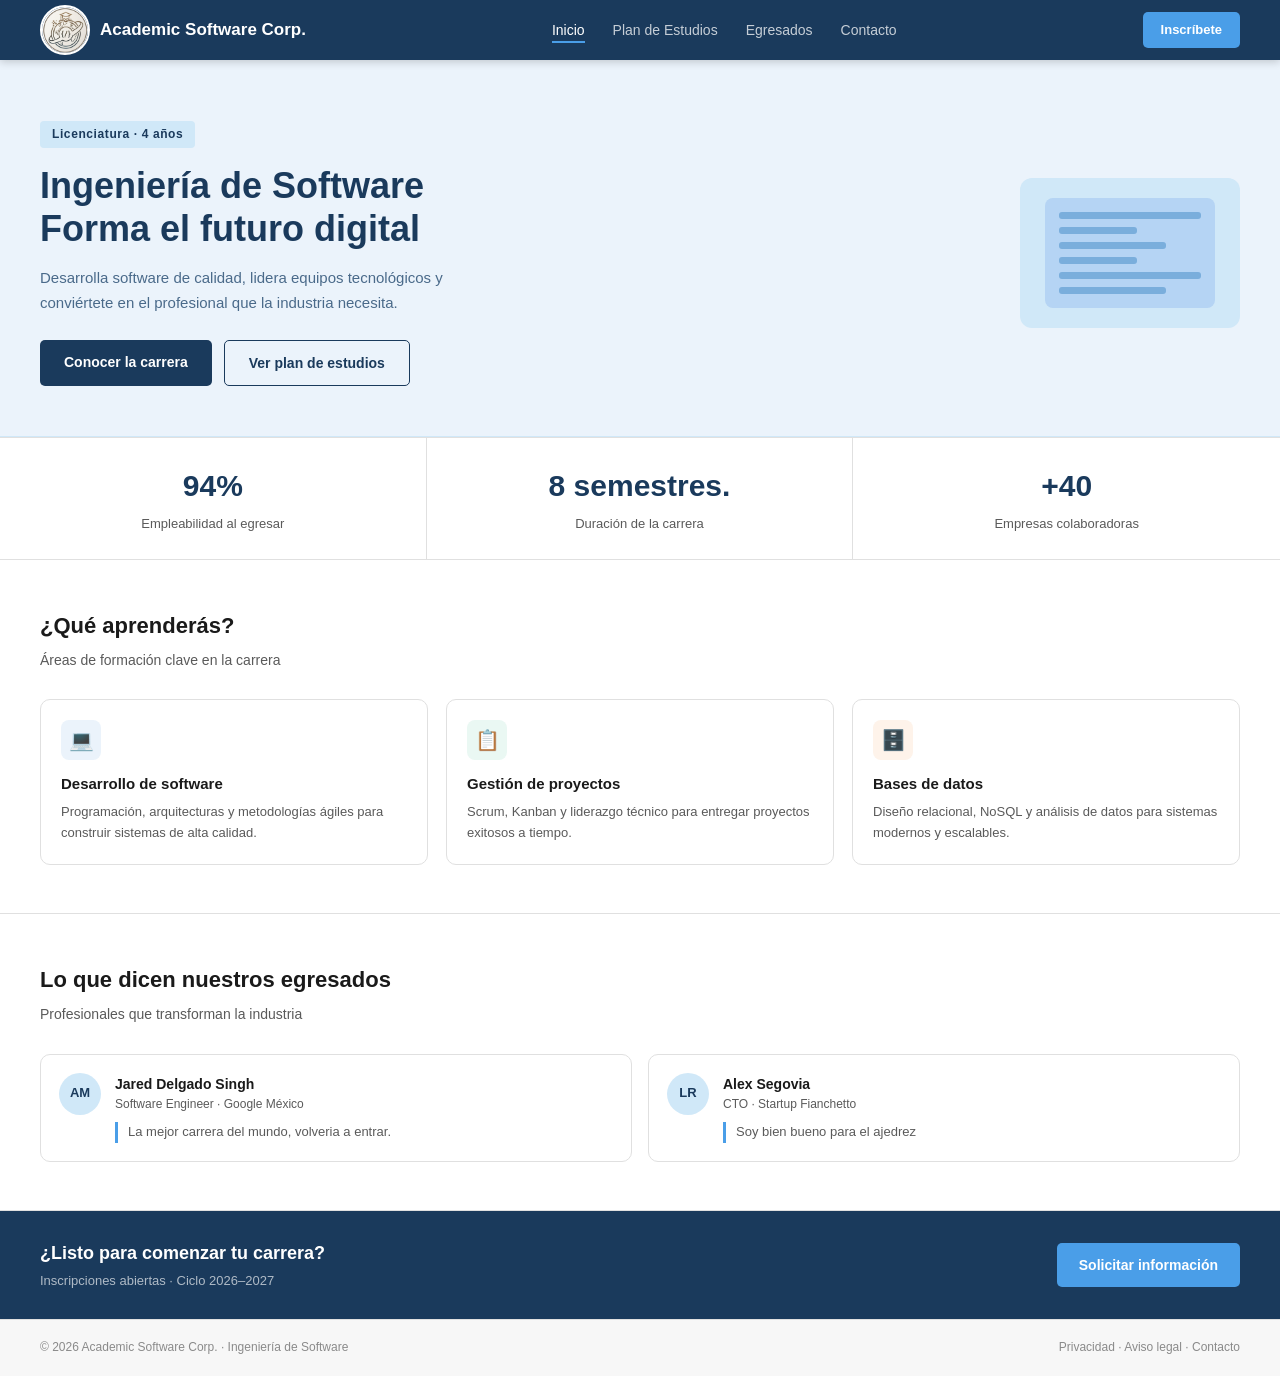
<file: index.html>
<!DOCTYPE html>
<html lang="es">
<head>
  <meta charset="UTF-8">
  <meta name="viewport" content="width=device-width, initial-scale=1.0">
  <title> Academic Software Corp. </title>
  <link href="css/style.css" type="text/css" rel="stylesheet">
</head>
<body>

  <!-- ===========================
       HEADER / NAV
       =========================== -->
  <header id="navbar">
    <div class="nav-logo">
      <img src="img/logo.png.png" alt="Logo Academic Software Corp.">
      <span>Academic Software Corp.</span>
    </div>
    <nav>
      <ul class="nav-links">
        <li><a href="index.html" class="active">Inicio</a></li>
        <li><a href="plan_estudios.html">Plan de Estudios</a></li>
        <li><a href="egresados.html">Egresados</a></li>
        <li><a href="contacto.html">Contacto</a></li>
      </ul>
    </nav>
    <a href="contacto.html" class="nav-cta">Inscríbete</a>
  </header>

  <!-- ===========================
       MAIN
       =========================== -->
  <main>

    <!-- Hero -->
    <section id="hero">
      <div class="hero-text">
        <span class="hero-badge">Licenciatura · 4 años</span>
        <h1>Ingeniería de Software<br>Forma el futuro digital</h1>
        <p class="hero-sub">
          Desarrolla software de calidad, lidera equipos tecnológicos
          y conviértete en el profesional que la industria necesita.
        </p>
        <div class="hero-btns">
          <a href="plan_estudios.html" class="btn-primary">Conocer la carrera</a>
          <a href="plan_estudios.html" class="btn-secondary">Ver plan de estudios</a>
        </div>
      </div>
      <div class="hero-visual" aria-hidden="true">
        <div class="code-block">
          <div class="code-line"></div>
          <div class="code-line short"></div>
          <div class="code-line med"></div>
          <div class="code-line short"></div>
          <div class="code-line"></div>
          <div class="code-line med"></div>
        </div>
      </div>
    </section>

    <!-- Estadísticas -->
    <section id="stats" aria-label="Estadísticas clave">
      <div class="stat">
        <div class="stat-num">94%</div>
        <div class="stat-label">Empleabilidad al egresar</div>
      </div>
      <div class="stat">
        <div class="stat-num">8 semestres.</div>
        <div class="stat-label">Duración de la carrera</div>
      </div>
      <div class="stat">
        <div class="stat-num">+40</div>
        <div class="stat-label">Empresas colaboradoras</div>
      </div>
    </section>

    <!-- Áreas de aprendizaje -->
    <section id="areas">
      <h2>¿Qué aprenderás?</h2>
      <p class="section-sub">Áreas de formación clave en la carrera</p>
      <div class="cards-grid">
        <article class="card">
          <div class="card-icon" style="background:#EBF3FB;">💻</div>
          <h3>Desarrollo de software</h3>
          <p>Programación, arquitecturas y metodologías ágiles para construir sistemas de alta calidad.</p>
        </article>
        <article class="card">
          <div class="card-icon" style="background:#EAF8F3;">📋</div>
          <h3>Gestión de proyectos</h3>
          <p>Scrum, Kanban y liderazgo técnico para entregar proyectos exitosos a tiempo.</p>
        </article>
        <article class="card">
          <div class="card-icon" style="background:#FEF3EA;">🗄️</div>
          <h3>Bases de datos</h3>
          <p>Diseño relacional, NoSQL y análisis de datos para sistemas modernos y escalables.</p>
        </article>
      </div>
    </section>

    <!-- Testimonios -->
    <section id="testimonios">
      <h2>Lo que dicen nuestros egresados</h2>
      <p class="section-sub">Profesionales que transforman la industria</p>
      <div class="testimonios-grid">
        <article class="testimonio-card">
          <div class="avatar">AM</div>
          <div class="testimonio-info">
            <div class="name">Jared Delgado Singh</div>
            <div class="role">Software Engineer · Google México</div>
            <div class="quote">
              La mejor carrera del mundo, volveria a entrar.
            </div>
          </div>
        </article>
        <article class="testimonio-card">
          <div class="avatar">LR</div>
          <div class="testimonio-info">
            <div class="name">Alex Segovia</div>
            <div class="role">CTO · Startup Fianchetto</div>
            <div class="quote">
              Soy bien bueno para el ajedrez
            </div>
          </div>
        </article>
      </div>
    </section>

    <!-- CTA Banner -->
    <section id="cta-banner">
      <div class="cta-text">
        <h3>¿Listo para comenzar tu carrera?</h3>
        <p>Inscripciones abiertas · Ciclo 2026–2027</p>
      </div>
      <a href="contacto.html" class="cta-btn">Solicitar información</a>
    </section>

  </main>

  <!-- ===========================
       FOOTER
       =========================== -->
  <footer id="footer">
    <p>© 2026 Academic Software Corp. · Ingeniería de Software</p>
    <p>Privacidad · Aviso legal · <a href="contacto.html">Contacto</a></p>
  </footer>

  <script src="js/main.js"></script>
</body>
</html>
</file>
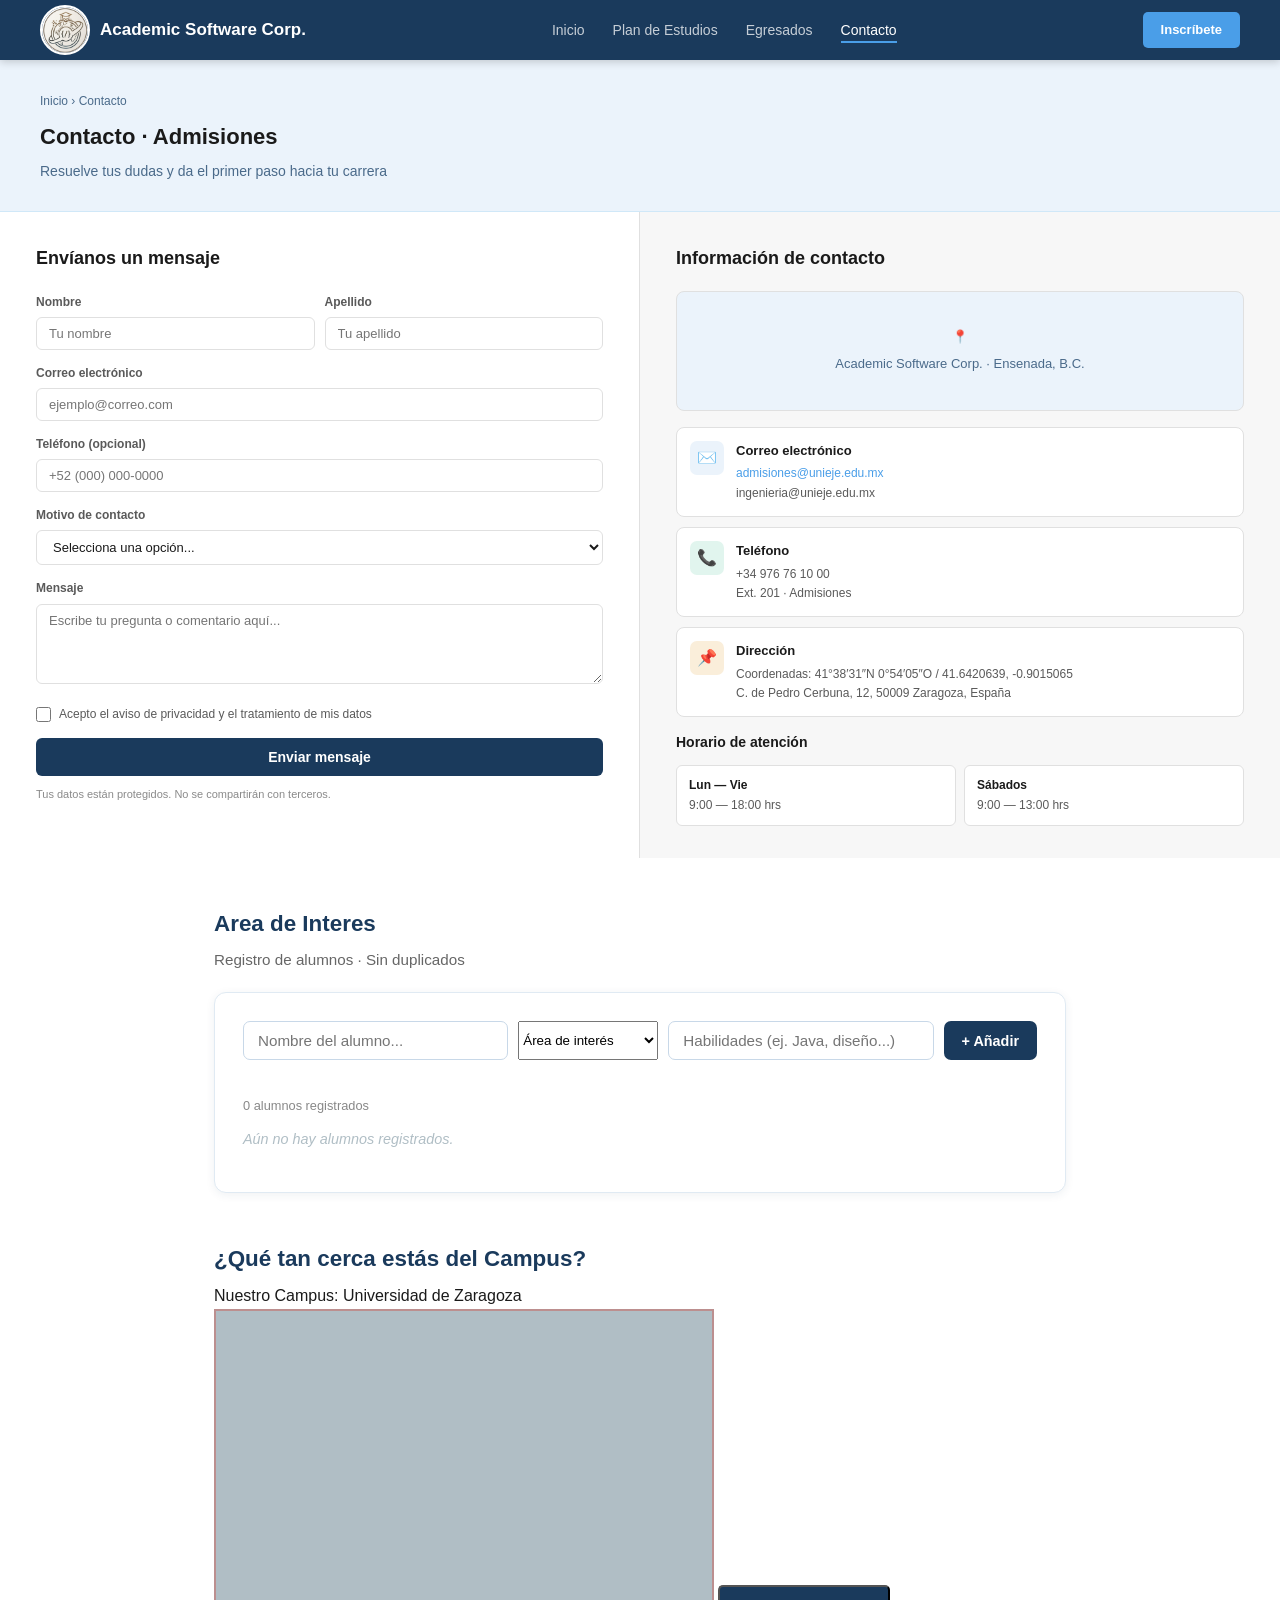
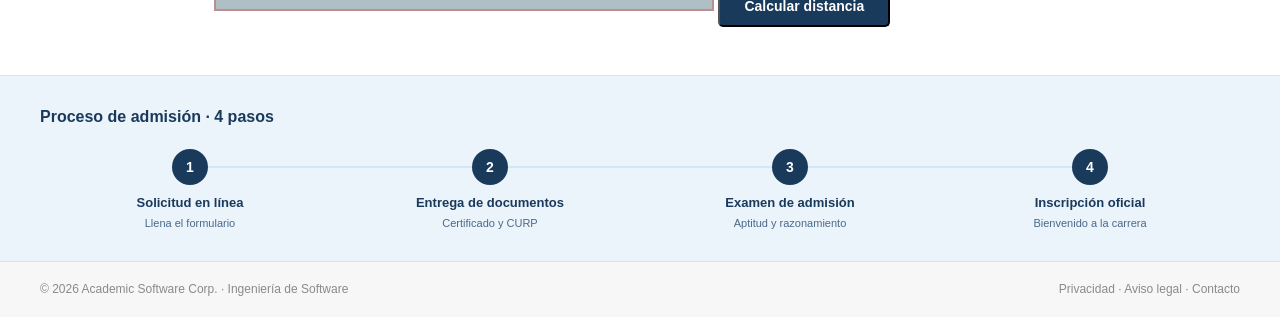
<file: contacto.html>
<!DOCTYPE html>
<html lang="es">
<head>
  <meta charset="UTF-8">
  <meta name="viewport" content="width=device-width, initial-scale=1.0">
  <title>Academic Software Corp.</title>
  <link href="css/style.css" type="text/css" rel="stylesheet">

</head>
<body>

  <header id="navbar">
    <div class="nav-logo">
      <img src="img/logo.png.png" alt="Logo Academic Software Corp.">
      <span>Academic Software Corp.</span>
    </div>
    <nav>
      <ul class="nav-links">
        <li><a href="index.html">Inicio</a></li>
        <li><a href="plan_estudios.html">Plan de Estudios</a></li>
        <li><a href="egresados.html">Egresados</a></li>
        <li><a href="contacto.html" class="active">Contacto</a></li>
      </ul>
    </nav>
    <a href="contacto.html" class="nav-cta">Inscríbete</a>
  </header>

  <main>

    <section id="contacto-header">
      <div class="breadcrumb">Inicio › Contacto</div>
      <h1>Contacto · Admisiones</h1>
      <p>Resuelve tus dudas y da el primer paso hacia tu carrera</p>
    </section>

    <!-- Formulario + Info -->
    <div id="contacto-grid">

      <!-- Columna formulario -->
      <section id="form-col">
        <h2>Envíanos un mensaje</h2>

        <form id="contacto-form" novalidate>

          <div class="field-row">
            <div class="field">
              <label for="nombre">Nombre</label>
              <input type="text" id="nombre" name="nombre" placeholder="Tu nombre" autocomplete="given-name">
            </div>
            <div class="field">
              <label for="apellido">Apellido</label>
              <input type="text" id="apellido" name="apellido" placeholder="Tu apellido" autocomplete="family-name">
            </div>
          </div>

          <div class="field">
            <label for="email">Correo electrónico</label>
            <input type="email" id="email" name="email" placeholder="ejemplo@correo.com" autocomplete="email">
          </div>

          <div class="field">
            <label for="telefono">Teléfono (opcional)</label>
            <input type="tel" id="telefono" name="telefono" placeholder="+52 (000) 000-0000" autocomplete="tel">
          </div>

          <div class="field">
            <label for="motivo">Motivo de contacto</label>
            <select id="motivo" name="motivo">
              <option value="" disabled selected>Selecciona una opción...</option>
              <option value="admisiones">Información sobre admisiones</option>
              <option value="plan">Dudas sobre el plan de estudios</option>
              <option value="costos">Costos y financiamiento</option>
              <option value="otro">Otro</option>
            </select>
          </div>

          <div class="field">
            <label for="mensaje">Mensaje</label>
            <textarea id="mensaje" name="mensaje" placeholder="Escribe tu pregunta o comentario aquí..."></textarea>
          </div>

          <div class="check-row">
            <input type="checkbox" id="privacidad" name="privacidad">
            <label for="privacidad">Acepto el aviso de privacidad y el tratamiento de mis datos</label>
          </div>

          <button type="submit" class="submit-btn">Enviar mensaje</button>
          <p class="privacy-note">Tus datos están protegidos. No se compartirán con terceros.</p>

        </form>
      </section>

      <!-- Columna información -->
      <aside id="info-col">
        <h2>Información de contacto</h2>

        <div class="mapa-placeholder" aria-label="Mapa del campus">
          📍
          <span>Academic Software Corp. · Ensenada, B.C.</span>
        </div>

        <div class="info-card">
          <div class="info-icon" style="background:#EBF3FB;">✉️</div>
          <div>
            <div class="info-title">Correo electrónico</div>
            <div class="info-val" style="color:#4A9EE8;">admisiones@unieje.edu.mx</div>
            <div class="info-val">ingenieria@unieje.edu.mx</div>
          </div>
        </div>

        <div class="info-card">
          <div class="info-icon" style="background:#E1F5EE;">📞</div>
          <div>
            <div class="info-title">Teléfono</div>
            <div class="info-val">+34 976 76 10 00 </div>
            <div class="info-val">Ext. 201 · Admisiones</div>
          </div>
        </div>

        <div class="info-card">
          <div class="info-icon" style="background:#FAEEDA;">📌</div>
          <div>
            <div class="info-title">Dirección</div>
            <div class="info-val">Coordenadas: 41°38′31″N 0°54′05″O / 41.6420639, -0.9015065</div>
            <div class="info-val">C. de Pedro Cerbuna, 12, 50009 Zaragoza, España</div>
          </div>
        </div>

        <div style="font-size:14px;font-weight:600;color:var(--texto);margin:14px 0 10px;">Horario de atención</div>
        <div class="horario-grid">
          <div class="horario-item">
            <div class="horario-dia">Lun — Vie</div>
            <div class="horario-hora">9:00 — 18:00 hrs</div>
          </div>
          <div class="horario-item">
            <div class="horario-dia">Sábados</div>
            <div class="horario-hora">9:00 — 13:00 hrs</div>
          </div>
        </div>
      </aside>

    </div>

    <!-- ===== SECCIÓN: LISTA DE ALUMNOS (COMPONENTE INTEGRADO) ===== -->
    <section id="lista-alumnos-section">
      <h2>Area de Interes </h2>
      <p class="section-sub">Registro de alumnos  · Sin duplicados</p>

      <div class="alumnos-widget">
        <div class="agregar">

          <input type="text" id="alumnoInput" placeholder="Nombre del alumno...">

          <select id="areaInput">
            <option value="">Área de interés</option>
            <option value="UX/UI">UX/UI</option>
            <option value="Base de datos">Base de datos</option>
            <option value="Inteligencia Artificial">Inteligencia Artificial</option>
            <option value="Ciberseguridad">Ciberseguridad</option>
            <option value="Backend">Backend</option>
          </select>

          <input type="text" id="habilidadesInput" placeholder="Habilidades (ej. Java, diseño...)">

          <button class="btn-agregar" onclick="agregarAlumno()">+ Añadir</button>
        </div>

        <p class="error-msg" id="errorMsg"></p>

        <div class="alumnos-contador" id="contadorAlumnos">0 alumnos registrados</div>

        <div id="contenedorAlumnos" class="listaEtiquetas">
          <span class="empty-state">Aún no hay alumnos registrados.</span>
        </div>
      </div>
    </section>

    <!-- ===== USO DE GEOLOCALIZACION DE CANVAS Y USO DOM ===== -->
   <section id="ubi">
    <h2>¿Qué tan cerca estás del Campus?</h2>
    <p>Nuestro Campus: Universidad de Zaragoza</p>
    <canvas id="canvasBebe" width="500" height="300"></canvas>
    <button id="locateMeBtn" class="btn-primary">Calcular distancia</button>
    <div id="results"></div>
   </section> 

    <!-- Proceso de admisión -->
    <section id="admision">
      <h2>Proceso de admisión · 4 pasos</h2>
      <div class="steps">
        <div class="step">
          <div class="step-num">1</div>
          <div class="step-label">Solicitud en línea</div>
          <div class="step-sub">Llena el formulario</div>
        </div>
        <div class="step">
          <div class="step-num">2</div>
          <div class="step-label">Entrega de documentos</div>
          <div class="step-sub">Certificado y CURP</div>
        </div>
        <div class="step">
          <div class="step-num">3</div>
          <div class="step-label">Examen de admisión</div>
          <div class="step-sub">Aptitud y razonamiento</div>
        </div>
        <div class="step">
          <div class="step-num">4</div>
          <div class="step-label">Inscripción oficial</div>
          <div class="step-sub">Bienvenido a la carrera</div>
        </div>
      </div>
    </section>

  </main>

  <footer id="footer">
    <p>© 2026 Academic Software Corp. · Ingeniería de Software</p>
    <p>Privacidad · Aviso legal · <a href="contacto.html">Contacto</a></p>
  </footer>

  <script src="js/main.js"></script>
  
</body>
</html>
</file>
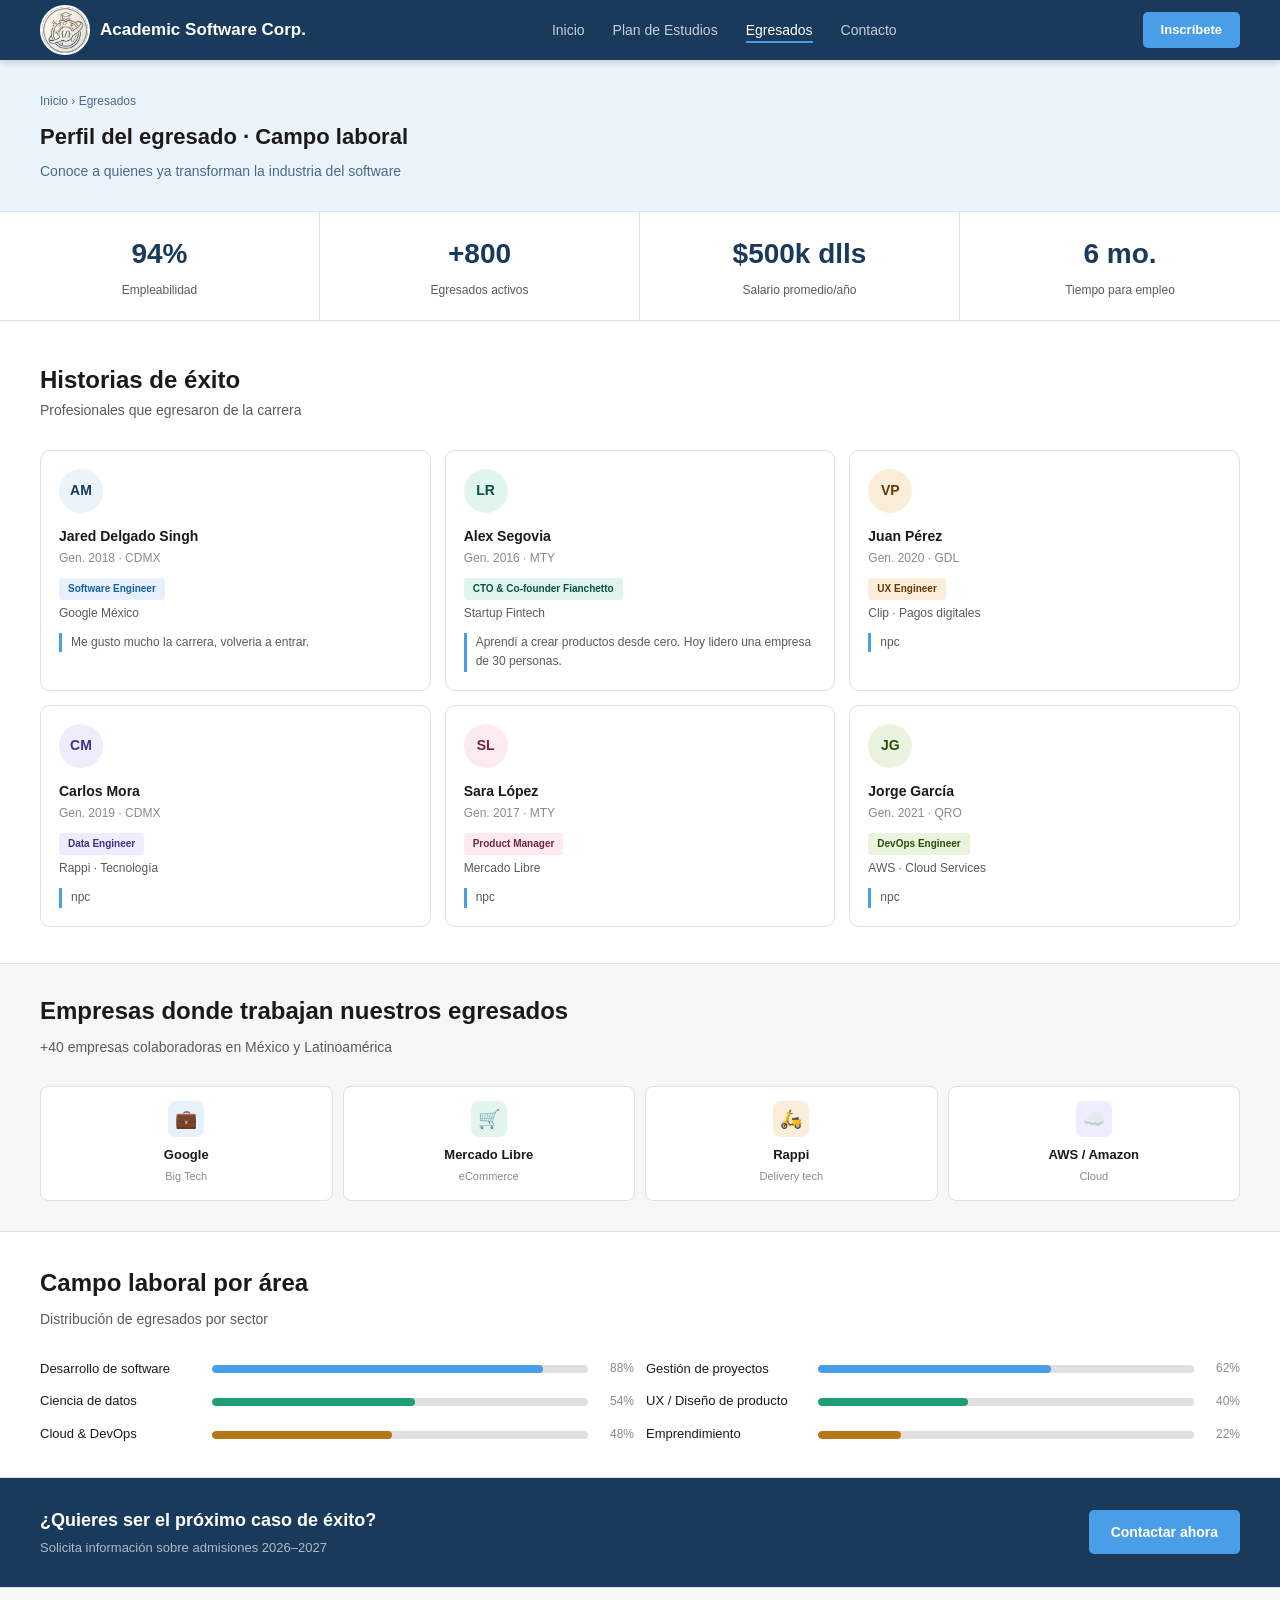
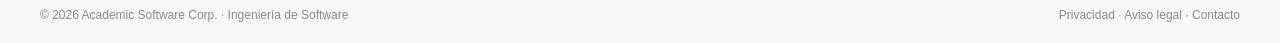
<file: egresados.html>
<!DOCTYPE html>
<html lang="es">
<head>
  <meta charset="UTF-8">
  <meta name="viewport" content="width=device-width, initial-scale=1.0">
  <title>Egresados · Ingeniería de Software · Academic Software Corp.</title>
  <link href="css/style.css" type="text/css" rel="stylesheet">
</head>
<body>

  <header id="navbar">
    <div class="nav-logo">
      <img src="img/logo.png.png" alt="Logo Academic Software Corp.">
      <span>Academic Software Corp.</span>
    </div>
    <nav>
      <ul class="nav-links">
        <li><a href="index.html">Inicio</a></li>
        <li><a href="plan_estudios.html">Plan de Estudios</a></li>
        <li><a href="egresados.html" class="active">Egresados</a></li>
        <li><a href="contacto.html">Contacto</a></li>
      </ul>
    </nav>
    <a href="contacto.html" class="nav-cta">Inscríbete</a>
  </header>

  <main>

    <section id="egresados-header">
      <div class="breadcrumb">Inicio › Egresados</div>
      <h1>Perfil del egresado · Campo laboral</h1>
      <p>Conoce a quienes ya transforman la industria del software</p>
    </section>

    <!-- Métricas -->
    <section id="metricas" aria-label="Métricas de empleabilidad">
      <div class="metrica">
        <div class="metrica-num">94%</div>
        <div class="metrica-label">Empleabilidad</div>
      </div>
      <div class="metrica">
        <div class="metrica-num">+800</div>
        <div class="metrica-label">Egresados activos</div>
      </div>
      <div class="metrica">
        <div class="metrica-num">$500k dlls</div>
        <div class="metrica-label">Salario promedio/año</div>
      </div>
      <div class="metrica">
        <div class="metrica-num">6 mo.</div>
        <div class="metrica-label">Tiempo para empleo</div>
      </div>
    </section>

    <!-- Historias de éxito -->
    <section id="historias">
      <h2>Historias de éxito</h2>
      <p class="section-sub">Profesionales que egresaron de la carrera</p>
      <div class="egresados-grid">

        <article class="egr-card">
          <div class="egr-avatar" style="background:#EBF3FB;color:#1A3A5C;">AM</div>
          <div class="egr-name">Jared Delgado Singh</div>
          <div class="egr-gen">Gen. 2018 · CDMX</div>
          <span class="egr-badge" style="background:#E6F1FB;color:#185FA5;">Software Engineer</span>
          <div class="egr-empresa">Google México</div>
          <div class="egr-quote">Me gusto mucho la carrera, volveria a entrar.</div>
        </article>

        <article class="egr-card">
          <div class="egr-avatar" style="background:#E1F5EE;color:#085041;">LR</div>
          <div class="egr-name">Alex Segovia</div>
          <div class="egr-gen">Gen. 2016 · MTY</div>
          <span class="egr-badge" style="background:#E1F5EE;color:#085041;">CTO & Co-founder Fianchetto</span>
          <div class="egr-empresa">Startup Fintech</div>
          <div class="egr-quote">Aprendí a crear productos desde cero. Hoy lidero una empresa de 30 personas.</div>
        </article>

        <article class="egr-card">
          <div class="egr-avatar" style="background:#FAEEDA;color:#633806;">VP</div>
          <div class="egr-name">Juan Pérez</div>
          <div class="egr-gen">Gen. 2020 · GDL</div>
          <span class="egr-badge" style="background:#FAEEDA;color:#633806;">UX Engineer</span>
          <div class="egr-empresa">Clip · Pagos digitales</div>
          <div class="egr-quote">npc</div>
        </article>

        <article class="egr-card">
          <div class="egr-avatar" style="background:#EEEDFE;color:#3C3489;">CM</div>
          <div class="egr-name">Carlos Mora</div>
          <div class="egr-gen">Gen. 2019 · CDMX</div>
          <span class="egr-badge" style="background:#EEEDFE;color:#3C3489;">Data Engineer</span>
          <div class="egr-empresa">Rappi · Tecnología</div>
          <div class="egr-quote">npc</div>
        </article>

        <article class="egr-card">
          <div class="egr-avatar" style="background:#FBEAF0;color:#72243E;">SL</div>
          <div class="egr-name">Sara López</div>
          <div class="egr-gen">Gen. 2017 · MTY</div>
          <span class="egr-badge" style="background:#FBEAF0;color:#72243E;">Product Manager</span>
          <div class="egr-empresa">Mercado Libre</div>
          <div class="egr-quote">npc</div>
        </article>

        <article class="egr-card">
          <div class="egr-avatar" style="background:#EAF3DE;color:#27500A;">JG</div>
          <div class="egr-name">Jorge García</div>
          <div class="egr-gen">Gen. 2021 · QRO</div>
          <span class="egr-badge" style="background:#EAF3DE;color:#27500A;">DevOps Engineer</span>
          <div class="egr-empresa">AWS · Cloud Services</div>
          <div class="egr-quote">npc</div>
        </article>

      </div>
    </section>

    <!-- Empresas -->
    <section id="empresas">
      <h2>Empresas donde trabajan nuestros egresados</h2>
      <p class="section-sub">+40 empresas colaboradoras en México y Latinoamérica</p>
      <div class="empresas-grid">
        <div class="empresa-card">
          <div class="empresa-icon" style="background:#E6F1FB;">💼</div>
          <div class="empresa-name">Google</div>
          <div class="empresa-area">Big Tech</div>
        </div>
        <div class="empresa-card">
          <div class="empresa-icon" style="background:#E1F5EE;">🛒</div>
          <div class="empresa-name">Mercado Libre</div>
          <div class="empresa-area">eCommerce</div>
        </div>
        <div class="empresa-card">
          <div class="empresa-icon" style="background:#FAEEDA;">🛵</div>
          <div class="empresa-name">Rappi</div>
          <div class="empresa-area">Delivery tech</div>
        </div>
        <div class="empresa-card">
          <div class="empresa-icon" style="background:#EEEDFE;">☁️</div>
          <div class="empresa-name">AWS / Amazon</div>
          <div class="empresa-area">Cloud</div>
        </div>
      </div>
    </section>

    <!-- Campo laboral -->
    <section id="campo-laboral">
      <h2>Campo laboral por área</h2>
      <p class="section-sub">Distribución de egresados por sector</p>
      <div class="barras-grid">
        <div class="barra-row">
          <span class="barra-label">Desarrollo de software</span>
          <div class="barra-bg"><div class="barra-fill" style="width:88%;background:#4A9EE8;"></div></div>
          <span class="barra-pct">88%</span>
        </div>
        <div class="barra-row">
          <span class="barra-label">Gestión de proyectos</span>
          <div class="barra-bg"><div class="barra-fill" style="width:62%;background:#4A9EE8;"></div></div>
          <span class="barra-pct">62%</span>
        </div>
        <div class="barra-row">
          <span class="barra-label">Ciencia de datos</span>
          <div class="barra-bg"><div class="barra-fill" style="width:54%;background:#1D9E75;"></div></div>
          <span class="barra-pct">54%</span>
        </div>
        <div class="barra-row">
          <span class="barra-label">UX / Diseño de producto</span>
          <div class="barra-bg"><div class="barra-fill" style="width:40%;background:#1D9E75;"></div></div>
          <span class="barra-pct">40%</span>
        </div>
        <div class="barra-row">
          <span class="barra-label">Cloud & DevOps</span>
          <div class="barra-bg"><div class="barra-fill" style="width:48%;background:#BA7517;"></div></div>
          <span class="barra-pct">48%</span>
        </div>
        <div class="barra-row">
          <span class="barra-label">Emprendimiento</span>
          <div class="barra-bg"><div class="barra-fill" style="width:22%;background:#BA7517;"></div></div>
          <span class="barra-pct">22%</span>
        </div>
      </div>
    </section>

    <!-- CTA Banner -->
    <section id="cta-banner">
      <div class="cta-text">
        <h3>¿Quieres ser el próximo caso de éxito?</h3>
        <p>Solicita información sobre admisiones 2026–2027</p>
      </div>
      <a href="contacto.html" class="cta-btn">Contactar ahora</a>
    </section>

  </main>

  <footer id="footer">
    <p>© 2026 Academic Software Corp. · Ingeniería de Software</p>
    <p>Privacidad · Aviso legal · <a href="contacto.html">Contacto</a></p>
  </footer>

  <script src="js/main.js"></script>
</body>
</html>
</file>
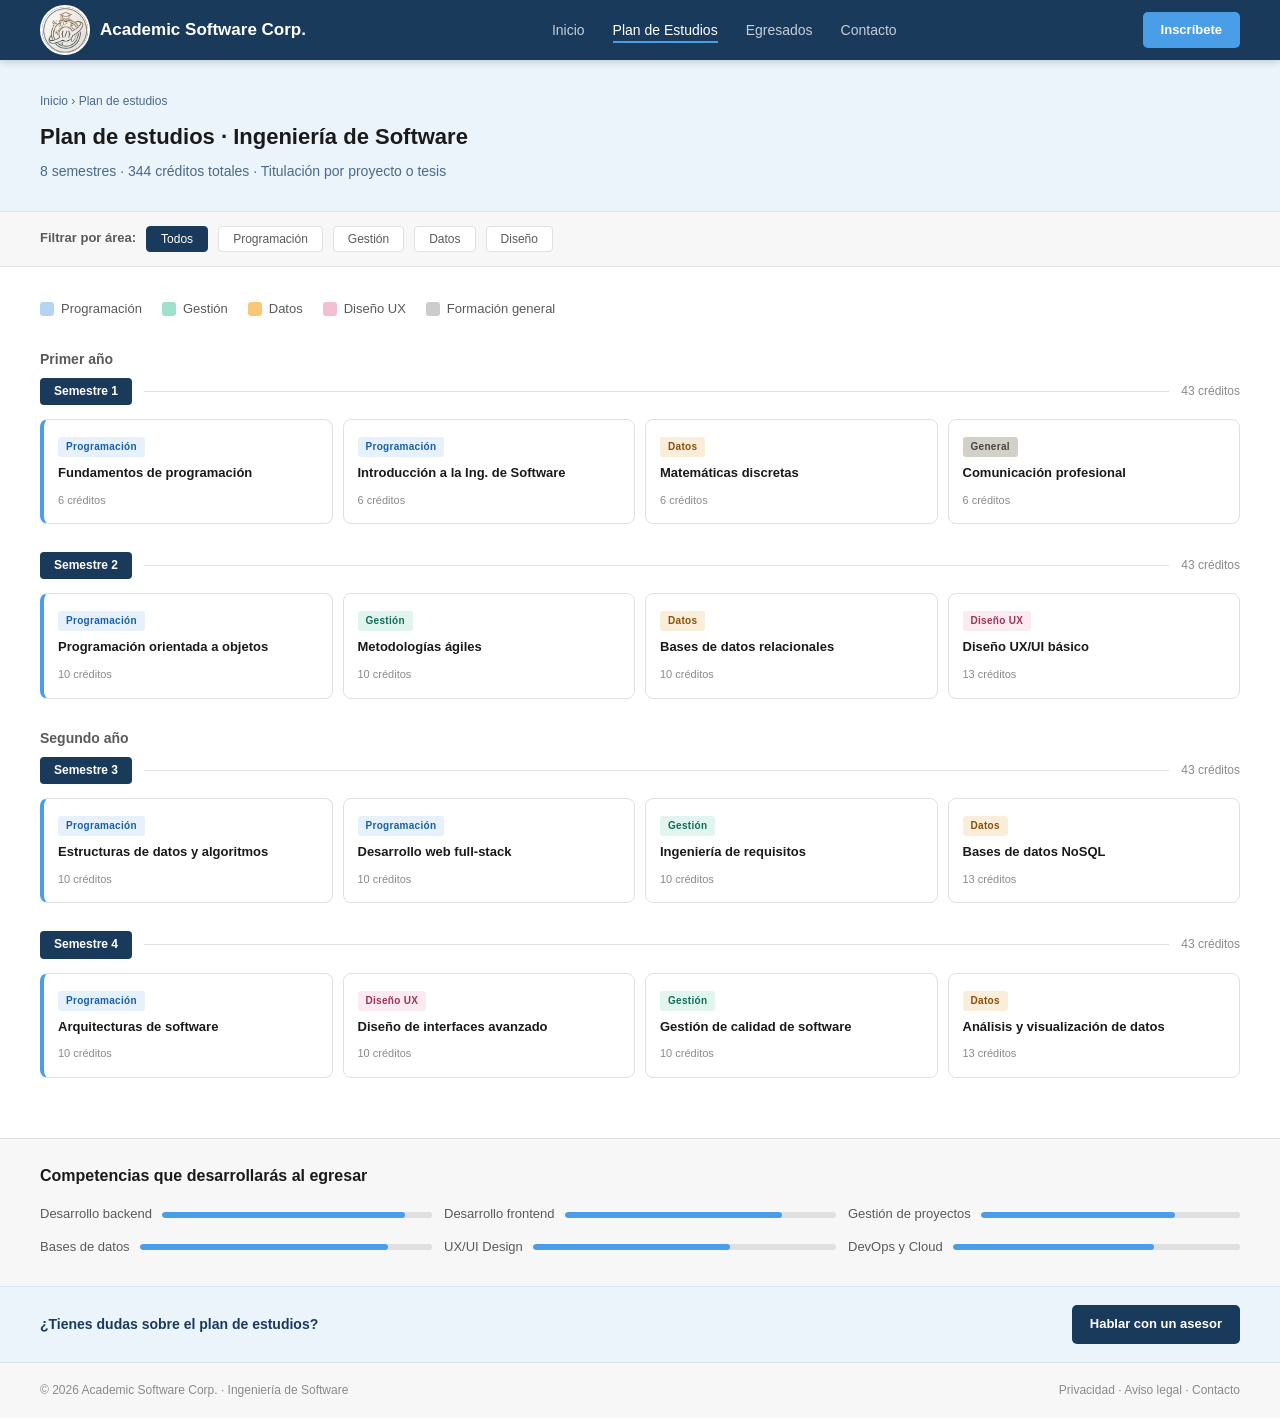
<file: plan_estudios.html>
<!DOCTYPE html>
<html lang="es">
<head>
  <meta charset="UTF-8">
  <meta name="viewport" content="width=device-width, initial-scale=1.0">
  <title>Plan de Estudios · Ingeniería de Software · Academic Software Corp.</title>
  <link href="css/style.css" type="text/css" rel="stylesheet">
</head>
<body>

  <!-- ===========================
       HEADER / NAV
       =========================== -->
  <header id="navbar">
    <div class="nav-logo">
      <img src="img/logo.png.png" alt="Logo Academic Software Corp.">
      <span>Academic Software Corp.</span>
    </div>
    <nav>
      <ul class="nav-links">
        <li><a href="index.html">Inicio</a></li>
        <li><a href="plan_estudios.html" class="active">Plan de Estudios</a></li>
        <li><a href="egresados.html">Egresados</a></li>
        <li><a href="contacto.html">Contacto</a></li>
      </ul>
    </nav>
    <a href="contacto.html" class="nav-cta">Inscríbete</a>
  </header>

  <!-- ===========================
       MAIN
       =========================== -->
  <main>

    <!-- Encabezado de página -->
    <section id="plan-header">
      <div class="breadcrumb">Inicio › Plan de estudios</div>
      <h1>Plan de estudios · Ingeniería de Software</h1>
      <p>8 semestres · 344 créditos totales · Titulación por proyecto o tesis</p>
    </section>

    <!-- Filtros -->
    <section id="filtros" aria-label="Filtrar materias por área">
      <span class="filter-label">Filtrar por área:</span>
      <button class="filter-btn active">Todos</button>
      <button class="filter-btn">Programación</button>
      <button class="filter-btn">Gestión</button>
      <button class="filter-btn">Datos</button>
      <button class="filter-btn">Diseño</button>
    </section>

    <!-- Contenido del plan -->
    <section id="plan-content">

      <!-- Leyenda de colores -->
      <div class="leyenda" aria-label="Leyenda de áreas de conocimiento">
        <span class="legend-item">
          <span class="legend-dot" style="background:#B5D4F4;"></span> Programación
        </span>
        <span class="legend-item">
          <span class="legend-dot" style="background:#9FE1CB;"></span> Gestión
        </span>
        <span class="legend-item">
          <span class="legend-dot" style="background:#FAC775;"></span> Datos
        </span>
        <span class="legend-item">
          <span class="legend-dot" style="background:#F4C0D1;"></span> Diseño UX
        </span>
        <span class="legend-item">
          <span class="legend-dot" style="background:#CCC;"></span> Formación general
        </span>
      </div>

      <!-- PRIMER AÑO -->
      <div class="year-label">Primer año</div>

      <!-- Semestre 1 -->
      <div class="semester-block">
        <div class="sem-header">
          <span class="sem-pill">Semestre 1</span>
          <div class="sem-divider"></div>
          <span class="sem-credits">43 créditos</span>
        </div>
        <div class="subjects-grid">
          <article class="subject highlight">
            <span class="subject-area" style="background:#E6F1FB;color:#185FA5;">Programación</span>
            <h4>Fundamentos de programación</h4>
            <span class="subject-credits">6 créditos</span>
          </article>
          <article class="subject">
            <span class="subject-area" style="background:#E6F1FB;color:#185FA5;">Programación</span>
            <h4>Introducción a la Ing. de Software</h4>
            <span class="subject-credits">6 créditos</span>
          </article>
          <article class="subject">
            <span class="subject-area" style="background:#FAEEDA;color:#854F0B;">Datos</span>
            <h4>Matemáticas discretas</h4>
            <span class="subject-credits">6 créditos</span>
          </article>
          <article class="subject">
            <span class="subject-area" style="background:#D3D1C7;color:#444441;">General</span>
            <h4>Comunicación profesional</h4>
            <span class="subject-credits">6 créditos</span>
          </article>
        </div>
      </div>

      <!-- Semestre 2 -->
      <div class="semester-block">
        <div class="sem-header">
          <span class="sem-pill">Semestre 2</span>
          <div class="sem-divider"></div>
          <span class="sem-credits">43 créditos</span>
        </div>
        <div class="subjects-grid">
          <article class="subject highlight">
            <span class="subject-area" style="background:#E6F1FB;color:#185FA5;">Programación</span>
            <h4>Programación orientada a objetos</h4>
            <span class="subject-credits">10 créditos</span>
          </article>
          <article class="subject">
            <span class="subject-area" style="background:#E1F5EE;color:#0F6E56;">Gestión</span>
            <h4>Metodologías ágiles</h4>
            <span class="subject-credits">10 créditos</span>
          </article>
          <article class="subject">
            <span class="subject-area" style="background:#FAEEDA;color:#854F0B;">Datos</span>
            <h4>Bases de datos relacionales</h4>
            <span class="subject-credits">10 créditos</span>
          </article>
          <article class="subject">
            <span class="subject-area" style="background:#FBEAF0;color:#993556;">Diseño UX</span>
            <h4>Diseño UX/UI básico</h4>
            <span class="subject-credits">13 créditos</span>
          </article>
        </div>
      </div>

      <!-- SEGUNDO AÑO -->
      <div class="year-label">Segundo año</div>

      <!-- Semestre 3 -->
      <div class="semester-block">
        <div class="sem-header">
          <span class="sem-pill">Semestre 3</span>
          <div class="sem-divider"></div>
          <span class="sem-credits">43 créditos</span>
        </div>
        <div class="subjects-grid">
          <article class="subject highlight">
            <span class="subject-area" style="background:#E6F1FB;color:#185FA5;">Programación</span>
            <h4>Estructuras de datos y algoritmos</h4>
            <span class="subject-credits">10 créditos</span>
          </article>
          <article class="subject">
            <span class="subject-area" style="background:#E6F1FB;color:#185FA5;">Programación</span>
            <h4>Desarrollo web full-stack</h4>
            <span class="subject-credits">10 créditos</span>
          </article>
          <article class="subject">
            <span class="subject-area" style="background:#E1F5EE;color:#0F6E56;">Gestión</span>
            <h4>Ingeniería de requisitos</h4>
            <span class="subject-credits">10 créditos</span>
          </article>
          <article class="subject">
            <span class="subject-area" style="background:#FAEEDA;color:#854F0B;">Datos</span>
            <h4>Bases de datos NoSQL</h4>
            <span class="subject-credits">13 créditos</span>
          </article>
        </div>
      </div>

      <!-- Semestre 4 -->
      <div class="semester-block">
        <div class="sem-header">
          <span class="sem-pill">Semestre 4</span>
          <div class="sem-divider"></div>
          <span class="sem-credits">43 créditos</span>
        </div>
        <div class="subjects-grid">
          <article class="subject highlight">
            <span class="subject-area" style="background:#E6F1FB;color:#185FA5;">Programación</span>
            <h4>Arquitecturas de software</h4>
            <span class="subject-credits">10 créditos</span>
          </article>
          <article class="subject">
            <span class="subject-area" style="background:#FBEAF0;color:#993556;">Diseño UX</span>
            <h4>Diseño de interfaces avanzado</h4>
            <span class="subject-credits">10 créditos</span>
          </article>
          <article class="subject">
            <span class="subject-area" style="background:#E1F5EE;color:#0F6E56;">Gestión</span>
            <h4>Gestión de calidad de software</h4>
            <span class="subject-credits">10 créditos</span>
          </article>
          <article class="subject">
            <span class="subject-area" style="background:#FAEEDA;color:#854F0B;">Datos</span>
            <h4>Análisis y visualización de datos</h4>
            <span class="subject-credits">13 créditos</span>
          </article>
        </div>
      </div>

    </section>

    <!-- Competencias -->
    <section id="competencias">
      <h3>Competencias que desarrollarás al egresar</h3>
      <div class="skills-grid">
        <div class="skill-item">
          Desarrollo backend
          <div class="skill-bar-bg"><div class="skill-bar-fill" style="width:90%;"></div></div>
        </div>
        <div class="skill-item">
          Desarrollo frontend
          <div class="skill-bar-bg"><div class="skill-bar-fill" style="width:80%;"></div></div>
        </div>
        <div class="skill-item">
          Gestión de proyectos
          <div class="skill-bar-bg"><div class="skill-bar-fill" style="width:75%;"></div></div>
        </div>
        <div class="skill-item">
          Bases de datos
          <div class="skill-bar-bg"><div class="skill-bar-fill" style="width:85%;"></div></div>
        </div>
        <div class="skill-item">
          UX/UI Design
          <div class="skill-bar-bg"><div class="skill-bar-fill" style="width:65%;"></div></div>
        </div>
        <div class="skill-item">
          DevOps y Cloud
          <div class="skill-bar-bg"><div class="skill-bar-fill" style="width:70%;"></div></div>
        </div>
      </div>
    </section>

    <!-- CTA inline -->
    <div style="background:#EBF3FB; padding:18px 40px; display:flex; justify-content:space-between; align-items:center; border-top:1px solid #D0E8F8;">
      <span style="font-size:14px;color:#1A3A5C;font-weight:600;">¿Tienes dudas sobre el plan de estudios?</span>
      <a href="contacto.html" style="background:#1A3A5C;color:#fff;font-size:13px;padding:9px 18px;border-radius:5px;font-weight:600;">Hablar con un asesor</a>
    </div>

  </main>

  <!-- ===========================
       FOOTER
       =========================== -->
  <footer id="footer">
    <p>© 2026 Academic Software Corp. · Ingeniería de Software</p>
    <p>Privacidad · Aviso legal · <a href="contacto.html">Contacto</a></p>
  </footer>

  <script src="js/main.js"></script>
</body>
</html>
</file>
<file: css/style.css>
/* Base */
*, *::before, *::after {
  box-sizing: border-box;
  margin: 0;
  padding: 0;
}

:root {
  --azul-oscuro: #1A3A5C;
  --azul-medio:  #4A6A8A;
  --azul-claro:  #4A9EE8;
  --azul-bg:     #EBF3FB;
  --azul-borde:  #D0E8F8;
  --gris-bg:     #F7F7F7;
  --gris-borde:  #E0E0E0;
  --texto:       #1A1A1A;
  --texto-sec:   #5A5A5A;
  --texto-ter:   #8A8A8A;
  --blanco:      #FFFFFF;
  --fuente:      'Segoe UI', Arial, sans-serif;
}

body {
  font-family: var(--fuente);
  color: var(--texto);
  background: var(--blanco);
  font-size: 16px;
  line-height: 1.6;
}

a {
  text-decoration: none;
  color: inherit;
}

/* ---- NAV ---- */
#navbar {
  background: var(--azul-oscuro);
  padding: 0 40px;
  display: flex;
  align-items: center;
  justify-content: space-between;
  height: 60px;
  position: sticky;
  top: 0;
  z-index: 100;
  box-shadow: 0 2px 8px rgba(0,0,0,0.18);
}

.nav-logo {
  display: flex;
  align-items: center;
  gap: 10px;
  color: var(--blanco);
  font-size: 17px;
  font-weight: 700;
}

.nav-logo img {
  height: 50px;
  width: 50px;
  object-fit: cover;
  border-radius: 50%;
  border: 2px solid white; 
}

.nav-links {
  display: flex;
  gap: 28px;
  list-style: none;
}

.nav-links a {
  color: rgba(255,255,255,0.75);
  font-size: 14px;
  transition: color 0.2s;
  padding-bottom: 3px;
}

.nav-links a:hover,
.nav-links a.active {
  color: var(--blanco);
  border-bottom: 2px solid var(--azul-claro);
}

.nav-cta {
  background: var(--azul-claro);
  color: var(--blanco);
  font-size: 13px;
  font-weight: 600;
  padding: 8px 18px;
  border-radius: 5px;
  transition: background 0.2s;
}

.nav-cta:hover {
  background: #3a8ed0;
}

/* ---- HERO ---- */
#hero {
  background: var(--azul-bg);
  padding: 60px 40px 50px;
  display: flex;
  align-items: center;
  justify-content: space-between;
  gap: 40px;
  border-bottom: 1px solid var(--azul-borde);
}

.hero-text { flex: 1; }

.hero-badge {
  display: inline-block;
  background: var(--azul-borde);
  color: var(--azul-oscuro);
  font-size: 12px;
  font-weight: 600;
  padding: 4px 12px;
  border-radius: 4px;
  margin-bottom: 16px;
  letter-spacing: 0.05em;
}

#hero h1 {
  font-size: 36px;
  font-weight: 700;
  color: var(--azul-oscuro);
  line-height: 1.2;
  margin-bottom: 14px;
}

.hero-sub {
  font-size: 15px;
  color: var(--azul-medio);
  line-height: 1.7;
  margin-bottom: 24px;
  max-width: 480px;
}

.hero-btns {
  display: flex;
  gap: 12px;
}

.btn-primary {
  background: var(--azul-oscuro);
  color: var(--blanco);
  font-size: 14px;
  font-weight: 600;
  padding: 11px 24px;
  border-radius: 5px;
  transition: background 0.2s;
}

.btn-primary:hover { background: #122a42; }

.btn-secondary {
  border: 1.5px solid var(--azul-oscuro);
  color: var(--azul-oscuro);
  font-size: 14px;
  font-weight: 600;
  padding: 11px 24px;
  border-radius: 5px;
  transition: background 0.2s;
}

.btn-secondary:hover { background: rgba(26,58,92,0.07); }

.hero-visual {
  width: 220px;
  height: 150px;
  background: var(--azul-borde);
  border-radius: 12px;
  display: flex;
  align-items: center;
  justify-content: center;
  flex-shrink: 0;
}

.code-block {
  width: 170px;
  height: 110px;
  background: #B5D4F4;
  border-radius: 8px;
  padding: 14px;
  display: flex;
  flex-direction: column;
  gap: 8px;
}

.code-line {
  height: 8px;
  background: #7AAEDC;
  border-radius: 3px;
}

.code-line.short { width: 55%; }
.code-line.med   { width: 75%; }

/* ---- STATS ---- */
#stats {
  display: grid;
  grid-template-columns: repeat(3, 1fr);
  border-top: 1px solid var(--gris-borde);
  border-bottom: 1px solid var(--gris-borde);
}

.stat {
  padding: 24px 20px;
  text-align: center;
  border-right: 1px solid var(--gris-borde);
}

.stat:last-child { border-right: none; }

.stat-num {
  font-size: 30px;
  font-weight: 700;
  color: var(--azul-oscuro);
  margin-bottom: 4px;
}

.stat-label {
  font-size: 13px;
  color: var(--texto-sec);
}

/* ---- AREAS ---- */
#areas {
  padding: 48px 40px;
  border-bottom: 1px solid var(--gris-borde);
}

#areas h2, #testimonios h2, #admision h2, #plan-header h1,
#egresados-header h1, #contacto-header h1 {
  font-size: 22px;
  font-weight: 700;
  color: var(--texto);
  margin-bottom: 6px;
}

.section-sub {
  font-size: 14px;
  color: var(--texto-sec);
  margin-bottom: 28px;
}

.cards-grid {
  display: grid;
  grid-template-columns: repeat(3, 1fr);
  gap: 18px;
}

.card {
  border: 1px solid var(--gris-borde);
  border-radius: 10px;
  padding: 20px;
  background: var(--blanco);
  transition: box-shadow 0.2s;
}

.card:hover {
  box-shadow: 0 4px 16px rgba(0,0,0,0.08);
}

.card-icon {
  width: 40px;
  height: 40px;
  border-radius: 8px;
  display: flex;
  align-items: center;
  justify-content: center;
  margin-bottom: 12px;
  font-size: 20px;
}

.card h3 {
  font-size: 15px;
  font-weight: 600;
  color: var(--texto);
  margin-bottom: 6px;
}

.card p {
  font-size: 13px;
  color: var(--texto-sec);
  line-height: 1.6;
}

/* ---- TESTIMONIOS ---- */
#testimonios {
  padding: 48px 40px;
  border-bottom: 1px solid var(--gris-borde);
}

.testimonios-grid {
  display: grid;
  grid-template-columns: repeat(2, 1fr);
  gap: 16px;
}

.testimonio-card {
  border: 1px solid var(--gris-borde);
  border-radius: 10px;
  padding: 18px;
  display: flex;
  gap: 14px;
  align-items: flex-start;
  background: var(--blanco);
}

.avatar {
  width: 42px;
  height: 42px;
  border-radius: 50%;
  background: var(--azul-borde);
  display: flex;
  align-items: center;
  justify-content: center;
  font-size: 13px;
  font-weight: 700;
  color: var(--azul-oscuro);
  flex-shrink: 0;
}

.testimonio-info .name {
  font-size: 14px;
  font-weight: 600;
  color: var(--texto);
}

.testimonio-info .role {
  font-size: 12px;
  color: var(--texto-sec);
  margin-bottom: 8px;
}

.testimonio-info .quote {
  font-size: 13px;
  color: var(--texto-sec);
  line-height: 1.6;
  border-left: 3px solid var(--azul-claro);
  padding-left: 10px;
}

/* ---- CTA BANNER ---- */
#cta-banner {
  background: var(--azul-oscuro);
  padding: 28px 40px;
  display: flex;
  align-items: center;
  justify-content: space-between;
}

.cta-text h3 {
  color: var(--blanco);
  font-size: 18px;
  font-weight: 700;
}

.cta-text p {
  color: rgba(255,255,255,0.65);
  font-size: 13px;
  margin-top: 3px;
}

.cta-btn {
  background: var(--azul-claro);
  color: var(--blanco);
  font-size: 14px;
  font-weight: 600;
  padding: 11px 22px;
  border-radius: 5px;
  transition: background 0.2s;
  white-space: nowrap;
}

.cta-btn:hover { background: #3a8ed0; }

/* ---- FOOTER ---- */
#footer {
  background: var(--gris-bg);
  padding: 18px 40px;
  display: flex;
  justify-content: space-between;
  align-items: center;
  border-top: 1px solid var(--gris-borde);
}

#footer p {
  font-size: 12px;
  color: var(--texto-ter);
}

/* ============================================
   PÁGINA 2: PLAN DE ESTUDIOS
   ============================================ */

#plan-header, #egresados-header, #contacto-header {
  background: var(--azul-bg);
  padding: 32px 40px 28px;
  border-bottom: 1px solid var(--azul-borde);
}

.breadcrumb {
  font-size: 12px;
  color: var(--azul-medio);
  margin-bottom: 8px;
}

#plan-header p, #egresados-header p, #contacto-header p {
  font-size: 14px;
  color: var(--azul-medio);
  margin-top: 4px;
}

/* Filtros */
#filtros {
  padding: 14px 40px;
  display: flex;
  align-items: center;
  gap: 10px;
  border-bottom: 1px solid var(--gris-borde);
  background: var(--gris-bg);
  flex-wrap: wrap;
}

.filter-label {
  font-size: 13px;
  color: var(--texto-sec);
  font-weight: 600;
}

.filter-btn {
  font-size: 12px;
  padding: 5px 14px;
  border-radius: 4px;
  border: 1px solid var(--gris-borde);
  color: var(--texto-sec);
  cursor: pointer;
  background: var(--blanco);
  transition: all 0.18s;
}

.filter-btn.active, .filter-btn:hover {
  background: var(--azul-oscuro);
  color: var(--blanco);
  border-color: var(--azul-oscuro);
}

/* Leyenda */
#plan-content {
  padding: 32px 40px;
}

.leyenda {
  display: flex;
  gap: 20px;
  margin-bottom: 28px;
  flex-wrap: wrap;
}

.legend-item {
  display: flex;
  align-items: center;
  gap: 7px;
  font-size: 13px;
  color: var(--texto-sec);
}

.legend-dot {
  width: 14px;
  height: 14px;
  border-radius: 3px;
  flex-shrink: 0;
}

/* Semestres */
.year-label {
  font-size: 14px;
  font-weight: 600;
  color: var(--texto-sec);
  margin-bottom: 8px;
  margin-top: 8px;
}

.semester-block {
  margin-bottom: 28px;
}

.sem-header {
  display: flex;
  align-items: center;
  gap: 12px;
  margin-bottom: 14px;
}

.sem-pill {
  background: var(--azul-oscuro);
  color: var(--blanco);
  font-size: 12px;
  font-weight: 600;
  padding: 4px 14px;
  border-radius: 4px;
}

.sem-divider {
  flex: 1;
  height: 1px;
  background: var(--gris-borde);
}

.sem-credits {
  font-size: 12px;
  color: var(--texto-ter);
}

.subjects-grid {
  display: grid;
  grid-template-columns: repeat(4, 1fr);
  gap: 10px;
}

.subject {
  border: 1px solid var(--gris-borde);
  border-radius: 8px;
  padding: 12px 14px;
  background: var(--blanco);
}

.subject.highlight {
  border-left: 4px solid var(--azul-claro);
}

.subject-area {
  display: inline-block;
  font-size: 10px;
  font-weight: 600;
  padding: 2px 8px;
  border-radius: 3px;
  margin-bottom: 7px;
  letter-spacing: 0.03em;
}

.subject h4 {
  font-size: 13px;
  font-weight: 600;
  color: var(--texto);
  line-height: 1.35;
  margin-bottom: 4px;
}

.subject-credits {
  font-size: 11px;
  color: var(--texto-ter);
}

/* Competencias */
#competencias {
  padding: 24px 40px 28px;
  background: var(--gris-bg);
  border-top: 1px solid var(--gris-borde);
}

#competencias h3 {
  font-size: 16px;
  font-weight: 600;
  color: var(--texto);
  margin-bottom: 16px;
}

.skills-grid {
  display: grid;
  grid-template-columns: repeat(3, 1fr);
  gap: 12px;
}

.skill-item {
  display: flex;
  align-items: center;
  gap: 10px;
  font-size: 13px;
  color: var(--texto-sec);
}

.skill-bar-bg {
  flex: 1;
  height: 6px;
  background: var(--gris-borde);
  border-radius: 3px;
  overflow: hidden;
}

.skill-bar-fill {
  height: 6px;
  background: var(--azul-claro);
  border-radius: 3px;
}

/* ============================================
   PÁGINA 3: EGRESADOS
   ============================================ */

#metricas {
  display: grid;
  grid-template-columns: repeat(4, 1fr);
  border-bottom: 1px solid var(--gris-borde);
}

.metrica {
  padding: 20px 24px;
  text-align: center;
  border-right: 1px solid var(--gris-borde);
}

.metrica:last-child { border-right: none; }

.metrica-num {
  font-size: 28px;
  font-weight: 700;
  color: var(--azul-oscuro);
  margin-bottom: 4px;
}

.metrica-label {
  font-size: 12px;
  color: var(--texto-sec);
}

#historias {
  padding: 40px 40px 36px;
  border-bottom: 1px solid var(--gris-borde);
}

.egresados-grid {
  display: grid;
  grid-template-columns: repeat(3, 1fr);
  gap: 14px;
}

.egr-card {
  border: 1px solid var(--gris-borde);
  border-radius: 10px;
  padding: 18px;
  background: var(--blanco);
  transition: box-shadow 0.2s;
}

.egr-card:hover {
  box-shadow: 0 4px 16px rgba(0,0,0,0.08);
}

.egr-avatar {
  width: 44px;
  height: 44px;
  border-radius: 50%;
  display: flex;
  align-items: center;
  justify-content: center;
  font-size: 14px;
  font-weight: 700;
  margin-bottom: 12px;
}

.egr-name {
  font-size: 14px;
  font-weight: 600;
  color: var(--texto);
  margin-bottom: 2px;
}

.egr-gen {
  font-size: 12px;
  color: var(--texto-ter);
  margin-bottom: 6px;
}

.egr-badge {
  display: inline-block;
  font-size: 10px;
  font-weight: 600;
  padding: 3px 9px;
  border-radius: 3px;
  margin-bottom: 4px;
}

.egr-empresa {
  font-size: 12px;
  color: var(--texto-sec);
  margin-bottom: 10px;
}

.egr-quote {
  font-size: 12px;
  color: var(--texto-sec);
  line-height: 1.6;
  border-left: 3px solid var(--azul-claro);
  padding-left: 9px;
}

#empresas {
  padding: 28px 40px 30px;
  background: var(--gris-bg);
  border-bottom: 1px solid var(--gris-borde);
}

#empresas h2 { margin-bottom: 6px; }

.empresas-grid {
  display: grid;
  grid-template-columns: repeat(4, 1fr);
  gap: 10px;
  margin-top: 16px;
}

.empresa-card {
  border: 1px solid var(--gris-borde);
  border-radius: 8px;
  padding: 14px;
  background: var(--blanco);
  text-align: center;
}

.empresa-icon {
  width: 36px;
  height: 36px;
  border-radius: 8px;
  display: flex;
  align-items: center;
  justify-content: center;
  margin: 0 auto 8px;
  font-size: 18px;
}

.empresa-name {
  font-size: 13px;
  font-weight: 600;
  color: var(--texto);
  margin-bottom: 2px;
}

.empresa-area {
  font-size: 11px;
  color: var(--texto-ter);
}

#campo-laboral {
  padding: 32px 40px;
  border-bottom: 1px solid var(--gris-borde);
}

#campo-laboral h2 { margin-bottom: 6px; }

.barras-grid {
  display: grid;
  grid-template-columns: repeat(2, 1fr);
  gap: 12px;
  margin-top: 18px;
}

.barra-row {
  display: flex;
  align-items: center;
  gap: 12px;
}

.barra-label {
  font-size: 13px;
  color: var(--texto);
  width: 160px;
  flex-shrink: 0;
}

.barra-bg {
  flex: 1;
  height: 8px;
  background: var(--gris-borde);
  border-radius: 4px;
  overflow: hidden;
}

.barra-fill {
  height: 8px;
  border-radius: 4px;
}

.barra-pct {
  font-size: 12px;
  color: var(--texto-ter);
  width: 34px;
  text-align: right;
  flex-shrink: 0;
}

/* ============================================
   PÁGINA 4: CONTACTO
   ============================================ */

#contacto-grid {
  display: grid;
  grid-template-columns: 1fr 1fr;
  min-height: 480px;
}

#form-col {
  padding: 32px 36px;
  border-right: 1px solid var(--gris-borde);
}

#form-col h2 {
  font-size: 18px;
  font-weight: 700;
  margin-bottom: 20px;
  color: var(--texto);
}

.field {
  margin-bottom: 14px;
}

.field-row {
  display: grid;
  grid-template-columns: 1fr 1fr;
  gap: 10px;
}

.field label {
  display: block;
  font-size: 12px;
  color: var(--texto-sec);
  font-weight: 600;
  margin-bottom: 5px;
}

.field input,
.field select,
.field textarea {
  width: 100%;
  border: 1px solid var(--gris-borde);
  border-radius: 6px;
  padding: 8px 12px;
  font-size: 13px;
  color: var(--texto);
  font-family: var(--fuente);
  background: var(--blanco);
  transition: border-color 0.18s;
  outline: none;
}

.field input:focus,
.field select:focus,
.field textarea:focus {
  border-color: var(--azul-claro);
}

.field textarea {
  height: 80px;
  resize: vertical;
}

.check-row {
  display: flex;
  align-items: center;
  gap: 8px;
  margin-bottom: 14px;
}

.check-row input[type="checkbox"] {
  width: 15px;
  height: 15px;
  cursor: pointer;
}

.check-row label {
  font-size: 12px;
  color: var(--texto-sec);
  cursor: pointer;
}

.submit-btn {
  width: 100%;
  background: var(--azul-oscuro);
  color: var(--blanco);
  border: none;
  border-radius: 6px;
  padding: 11px;
  font-size: 14px;
  font-weight: 600;
  cursor: pointer;
  font-family: var(--fuente);
  transition: background 0.2s;
}

.submit-btn:hover { background: #122a42; }

.privacy-note {
  font-size: 11px;
  color: var(--texto-ter);
  margin-top: 10px;
  line-height: 1.5;
}

#info-col {
  padding: 32px 36px;
  background: var(--gris-bg);
}

#info-col h2 {
  font-size: 18px;
  font-weight: 700;
  margin-bottom: 18px;
  color: var(--texto);
}

.mapa-placeholder {
  border: 1px solid var(--gris-borde);
  border-radius: 8px;
  height: 120px;
  background: var(--azul-bg);
  display: flex;
  flex-direction: column;
  align-items: center;
  justify-content: center;
  gap: 6px;
  margin-bottom: 16px;
  color: var(--azul-medio);
  font-size: 13px;
}

.info-card {
  border: 1px solid var(--gris-borde);
  border-radius: 8px;
  padding: 13px;
  background: var(--blanco);
  margin-bottom: 10px;
  display: flex;
  gap: 12px;
  align-items: flex-start;
}

.info-icon {
  width: 34px;
  height: 34px;
  border-radius: 7px;
  display: flex;
  align-items: center;
  justify-content: center;
  flex-shrink: 0;
  font-size: 16px;
}

.info-title {
  font-size: 13px;
  font-weight: 600;
  color: var(--texto);
  margin-bottom: 3px;
}

.info-val {
  font-size: 12px;
  color: var(--texto-sec);
  line-height: 1.6;
}

.horario-grid {
  display: grid;
  grid-template-columns: 1fr 1fr;
  gap: 8px;
  margin-top: 12px;
}

.horario-item {
  border: 1px solid var(--gris-borde);
  border-radius: 6px;
  padding: 10px 12px;
  background: var(--blanco);
}

.horario-dia {
  font-size: 12px;
  font-weight: 600;
  color: var(--texto);
}

.horario-hora {
  font-size: 12px;
  color: var(--texto-sec);
}

/* Proceso admisión */
#admision {
  background: var(--azul-bg);
  padding: 28px 40px;
  border-top: 1px solid var(--azul-borde);
}

#admision h2 {
  font-size: 16px;
  margin-bottom: 20px;
  color: var(--azul-oscuro);
}

.steps {
  display: grid;
  grid-template-columns: repeat(4, 1fr);
  position: relative;
}

.step {
  display: flex;
  flex-direction: column;
  align-items: center;
  text-align: center;
  position: relative;
}

.step::before {
  content: '';
  position: absolute;
  top: 17px;
  left: 50%;
  width: 100%;
  height: 2px;
  background: var(--azul-borde);
  z-index: 0;
}

.step:last-child::before { display: none; }

.step-num {
  width: 36px;
  height: 36px;
  border-radius: 50%;
  background: var(--azul-oscuro);
  color: var(--blanco);
  font-size: 14px;
  font-weight: 700;
  display: flex;
  align-items: center;
  justify-content: center;
  margin-bottom: 10px;
  position: relative;
  z-index: 1;
}

.step-label {
  font-size: 13px;
  font-weight: 600;
  color: var(--azul-oscuro);
  line-height: 1.3;
}

.step-sub {
  font-size: 11px;
  color: var(--azul-medio);
  margin-top: 3px;
}

 /* ===== SECCIÓN LISTA DE ALUMNOS ===== */
    #lista-alumnos-section {
      max-width: 900px;
      margin: 48px auto;
      padding: 0 24px;
    }

    #lista-alumnos-section h2 {
      font-size: 1.4rem;
      color: #1A3A5C;
      margin-bottom: 6px;
    }

    #lista-alumnos-section .section-sub {
      color: #666;
      font-size: 0.95rem;
      margin-bottom: 20px;
    }

    .alumnos-widget {
      background: #fff;
      border: 1px solid #e0eaf3;
      border-radius: 12px;
      padding: 28px;
      box-shadow: 0 2px 10px rgba(26, 58, 92, 0.07);
    }

    .alumnos-widget .agregar {
      display: flex;
      gap: 10px;
      margin-bottom: 20px;
    }

    .alumnos-widget input[type="text"] {
      flex: 1;
      padding: 10px 14px;
      border: 1px solid #c8d8e8;
      border-radius: 7px;
      font-size: 0.95rem;
      outline: none;
      transition: border-color 0.2s;
      font-family: inherit;
    }

    .alumnos-widget input[type="text"]:focus {
      border-color: #4A9EE8;
    }

    .alumnos-widget button.btn-agregar {
      background: #1A3A5C;
      color: #fff;
      border: none;
      padding: 10px 18px;
      border-radius: 7px;
      font-size: 0.9rem;
      font-weight: 600;
      cursor: pointer;
      white-space: nowrap;
      transition: background 0.2s;
      font-family: inherit;
    }

    .alumnos-widget button.btn-agregar:hover {
      background: #4A9EE8;
    }

    .alumnos-widget .alumnos-contador {
      font-size: 0.8rem;
      color: #888;
      margin-bottom: 12px;
    }

    .alumnos-widget .listaEtiquetas {
      display: flex;
      flex-wrap: wrap;
      gap: 8px;
      min-height: 36px;
    }

    .alumnos-widget .etiqueta {
      background: #EBF3FB;
      color: #1A3A5C;
      padding: 6px 14px;
      border-radius: 20px;
      font-size: 0.85rem;
      font-weight: 600;
      border: 1px solid #c8d8e8;
      display: flex;
      align-items: center;
      gap: 8px;
      animation: tagIn 0.2s ease;
    }

    @keyframes tagIn {
      from { opacity: 0; transform: scale(0.85); }
      to   { opacity: 1; transform: scale(1); }
    }

    

    .alumnos-widget .empty-state {
      color: #b0bec5;
      font-size: 0.9rem;
      font-style: italic;
    }

    .alumnos-widget .error-msg {
      color: #c0392b;
      font-size: 0.85rem;
      margin-top: -12px;
      margin-bottom: 10px;
      min-height: 18px;
    }
/* =================Para mini perfil =======================*/
.perfil {
  background: #fff;
  border: 1px solid #c8d8e8;
  border-radius: 10px;
  padding: 12px;
  width: 200px;
  box-shadow: 0 2px 6px rgba(0,0,0,0.1);
}

.perfil h4 {
  margin: 0 0 6px;
  color: #1A3A5C;
}

.perfil p {
  font-size: 0.8rem;
  margin: 2px 0;
}

.perfil button {
  margin-top: 8px;
  background: #c0392b;
  color: white;
  border: none;
  padding: 5px;
  border-radius: 5px;
  cursor: pointer;
}
/* ============================================
USO DE GEOLOCALIZACION DE CANVAS Y USO DOM 
============================================ */

#canvasBebe {
  border: 2px solid rosybrown;
  background-color: #b0bec5;
}

#results {
  margin-top: 15px;
  font-size: 20px;
}
canvas {
  width: 80%;
  max-width: 500px;
}

#ubi {
  max-width: 900px;
  margin: 48px auto;
  padding: 0 24px;
}

#ubi h2 {
  font-size: 1.4rem;
  color: #1A3A5C;
  margin-bottom: 6px;
}

/* ============================================
   RESPONSIVE - TABLET (≤ 1024px)
   ============================================ */
@media (max-width: 1024px) {

  /* Navbar */
  #navbar {
    padding: 0 24px;
  }

  .nav-links {
    gap: 16px;
  }

  /* Hero */
  #hero {
    padding: 40px 24px;
  }

  #hero h1 {
    font-size: 28px;
  }

  .hero-visual {
    width: 160px;
    height: 110px;
  }

  /* Grillas de 3 → 2 columnas */
  .cards-grid {
    grid-template-columns: repeat(2, 1fr);
  }

  .subjects-grid {
    grid-template-columns: repeat(2, 1fr);
  }

  .skills-grid {
    grid-template-columns: repeat(2, 1fr);
  }

  /* Egresados */
  .egresados-grid {
    grid-template-columns: repeat(2, 1fr);
  }

  .empresas-grid {
    grid-template-columns: repeat(2, 1fr);
  }

  /* Métricas de 4 → 2 columnas */
  #metricas {
    grid-template-columns: repeat(2, 1fr);
  }

  .metrica:nth-child(2) {
    border-right: none;
  }

  .metrica:nth-child(3) {
    border-top: 1px solid var(--gris-borde);
  }

  /* Contacto */
  #contacto-grid {
    grid-template-columns: 1fr;
  }

  #form-col {
    border-right: none;
    border-bottom: 1px solid var(--gris-borde);
  }

  /* Pasos admisión de 4 → 2 */
  .steps {
    grid-template-columns: repeat(2, 1fr);
    gap: 20px;
  }

  .step::before {
    display: none;
  }
}
/* ============================================
   RESPONSIVE - MOBILE 
   ============================================ */
@media (max-width: 768px) {

  /* Navbar oculta links, solo logo + CTA */
  .nav-links {
    display: none;
  }

  #navbar {
    padding: 0 16px;
  }

  /* Hero en columna */
  #hero {
    flex-direction: column;
    padding: 32px 16px;
    text-align: center;
  }

  .hero-visual {
    display: none;
  }

  .hero-btns {
    justify-content: center;
  }

  #hero h1 {
    font-size: 24px;
  }

  .hero-sub {
    max-width: 100%;
  }

  /* Stats de 3 → 1 columna */
  #stats {
    grid-template-columns: 1fr;
  }

  .stat {
    border-right: none;
    border-bottom: 1px solid var(--gris-borde);
  }

  /* Secciones con padding reducido */
  #areas, #testimonios, #plan-content,
  #historias, #empresas, #campo-laboral {
    padding: 28px 16px;
  }

  /* Todas las grillas a 1 columna */
  .cards-grid,
  .testimonios-grid,
  .subjects-grid,
  .egresados-grid,
  .empresas-grid,
  .barras-grid {
    grid-template-columns: 1fr;
  }

  /* Skills a 1 columna */
  .skills-grid {
    grid-template-columns: 1fr;
  }

  /* CTA Banner en columna */
  #cta-banner {
    flex-direction: column;
    gap: 16px;
    text-align: center;
    padding: 24px 16px;
  }

  /* Filtros en scroll horizontal */
  #filtros {
    padding: 12px 16px;
    overflow-x: auto;
    flex-wrap: nowrap;
  }

  /* Pasos a 1 columna */
  .steps {
    grid-template-columns: 1fr;
  }

  /* Métricas a 1 columna */
  #metricas {
    grid-template-columns: 1fr;
  }

  .metrica {
    border-right: none;
    border-bottom: 1px solid var(--gris-borde);
  }

  /* Plan header */
  #plan-header, #egresados-header, #contacto-header {
    padding: 24px 16px;
  }
}
</file>
